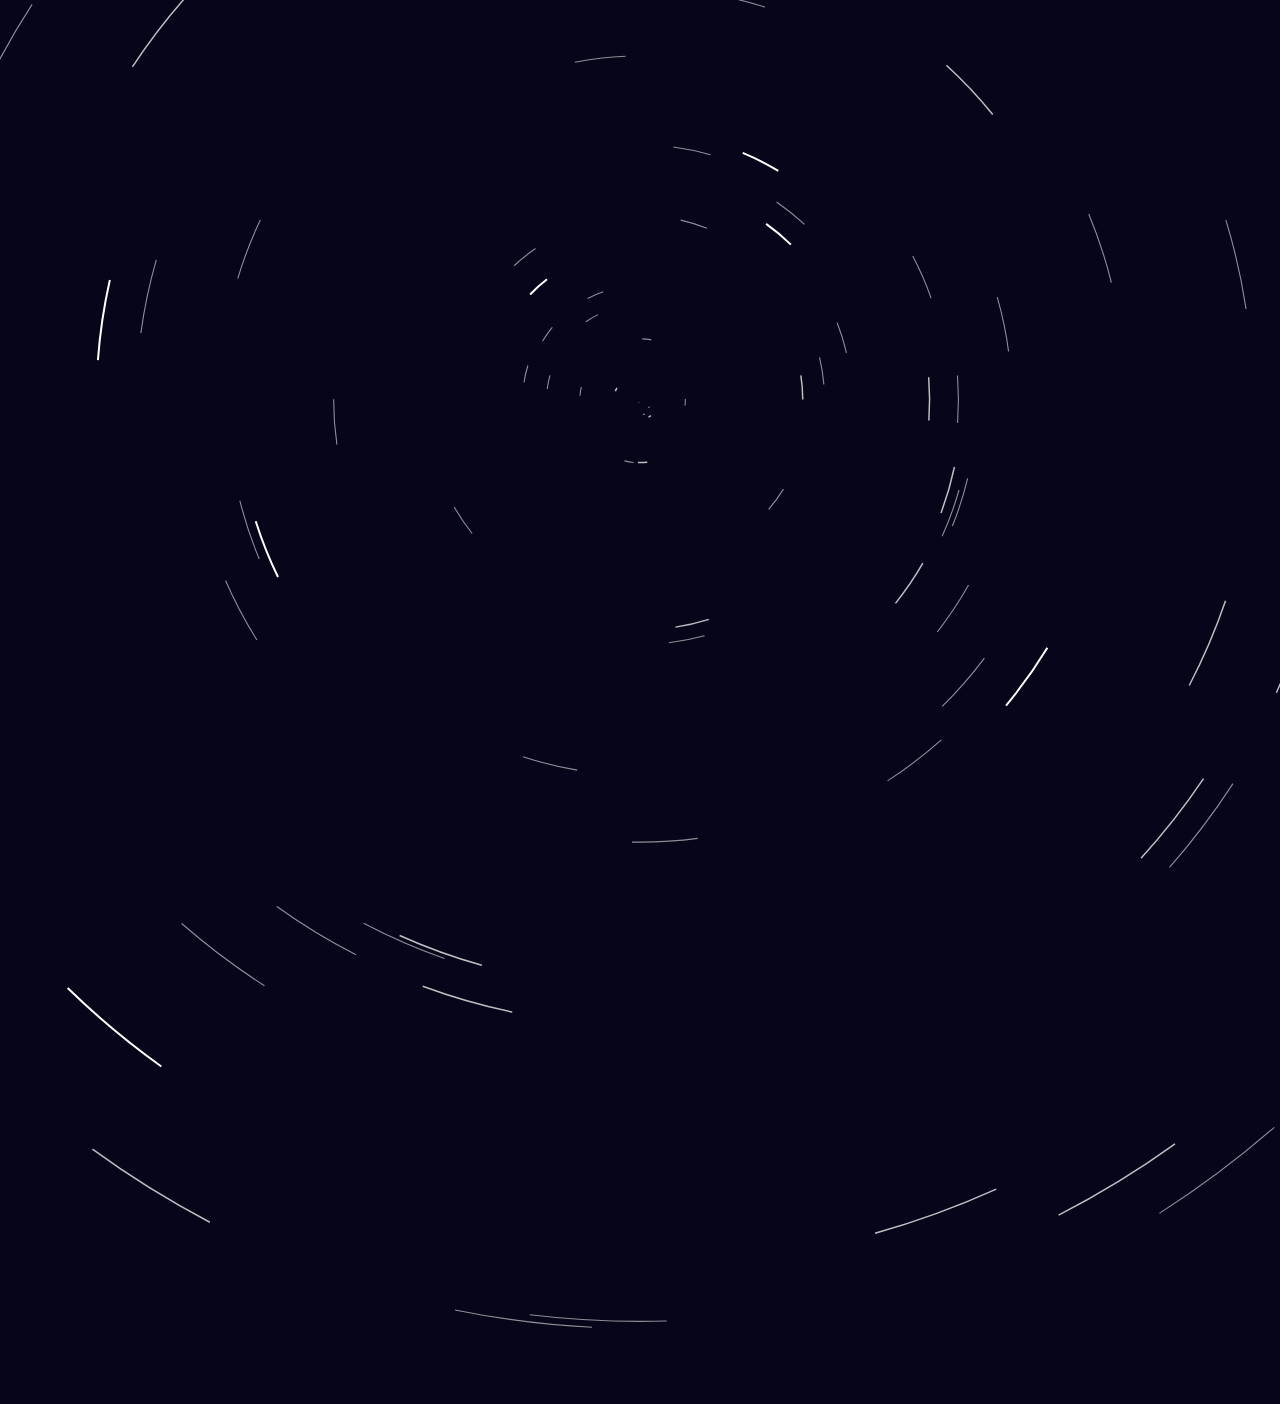
<file: star/index.html>
<!DOCTYPE html>
<!--[if lt IE 7]>
  <html class="no-js lt-ie9 lt-ie8 lt-ie7" lang="en"> <![endif]-->
<!--[if IE 7]>
  <html class="no-js lt-ie9 lt-ie8" lang="en"> <![endif]-->
<!--[if IE 8]>
  <html class="no-js lt-ie9" lang="en"> <![endif]-->
<!--[if gt IE 8]>
  <!-->
<html class="no-js" lang="en">
<!--<![endif]-->

<head>
    <meta charset="utf-8">
    <meta http-equiv="X-UA-Compatible" content="IE=edge,chrome=1">
    <title>星軌</title>
    <meta name="viewport" content="width=device-width">
    <link rel="stylesheet" href="styles.css">
</head>

<body>
    <!--[if lt IE 7]><p class=chromeframe>Your browser is <em>ancient!</em> <a href="http://browsehappy.com/">Upgrade to a different browser</a> or <a href="http://www.google.com/chromeframe/?redirect=true">install Google Chrome Frame</a> to experience this site.</p><![endif]-->
    <div id="holder"></div>
    <script type="text/javascript" src="raphael.js"></script>
    <script type="text/javascript" src="scripts.js"></script>
</body>

</html>
</file>
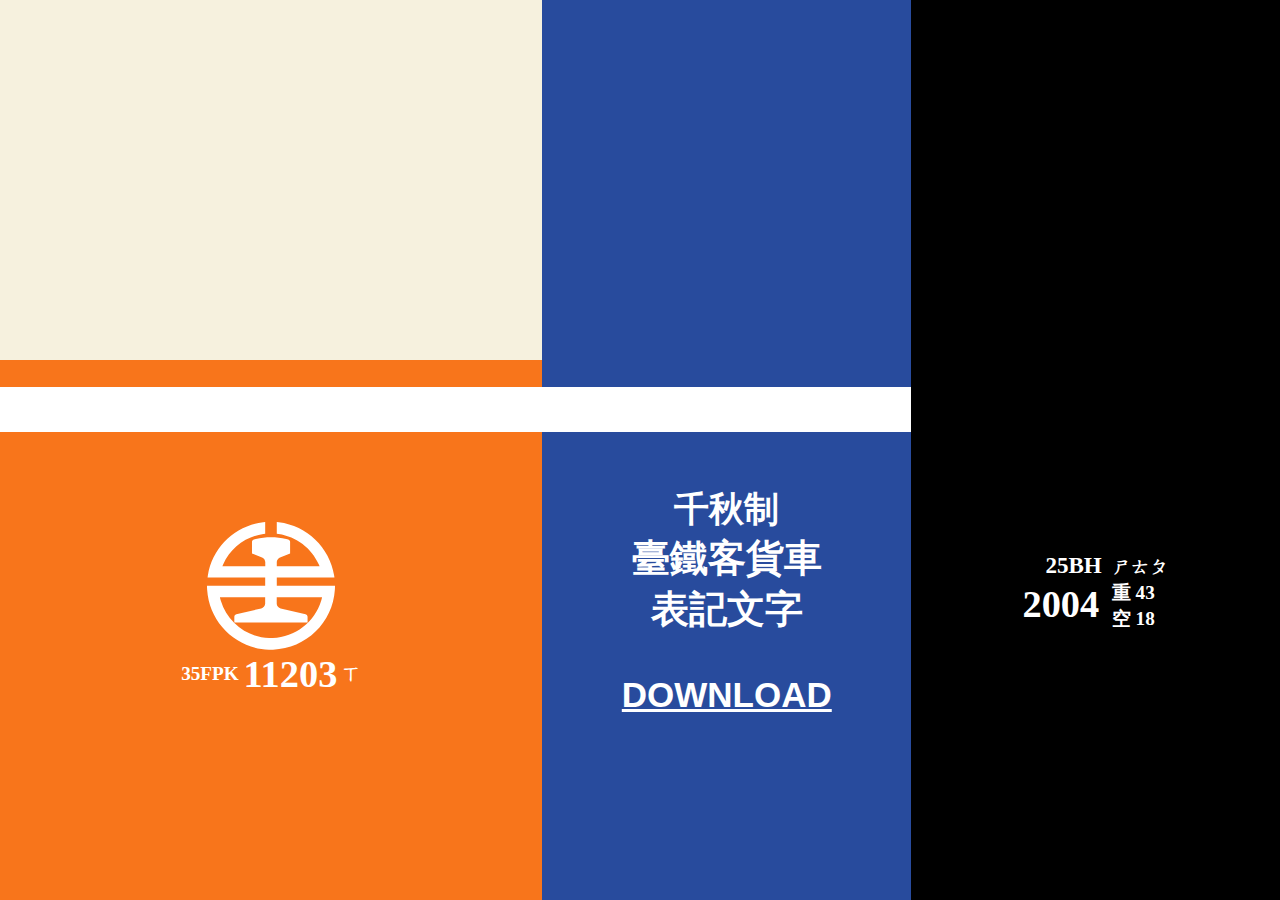
<file: akitra.html>
<!DOCTYPE html>
<html>

<head>
    <title>AkiTRA Font</title>
    <meta name="viewport" content="width=device-width, initial-scale=1">
    <meta charset="utf-8">
    <meta http-equiv="x-ua-compatible" content="ie=edge">
    <meta name="author" content="千秋">
    <meta name="copyright" content="八雲 千秋">
</head>

<body>
    <header>
        <div class="landing landing1">
            <div id="up">
            </div>
            <div id="down">
            </div>
            <div style="margin:10vh 0 10vh 0;text-align: center;">
                <svg version="1.1" id="圖層_1" xmlns="http://www.w3.org/2000/svg" xmlns:xlink="http://www.w3.org/1999/xlink" x="20px" y="0px" width="10vw" viewBox="0 0 461.5 460.5" enable-background="new 0 0 461.5 460.5" xml:space="preserve">
       <g>
           <g>
               <path fill="#fff" d="M251.6,199.9h207.9l-1.1-7.3C441.9,91.5,360.7,13.3,259,0.8L251.6,0v42.1l6.7,0.8
                   c64,9.4,118.7,51,145,110.1l2.6,6.2H251.6V145l0.1-2c0.6-6,4.5-11.6,9.8-14.4l1.9-0.8l36.2-14.2V72.1l-0.1-1.5
                   c-0.4-3-2.6-5.8-5.3-7l-1.4-0.5l-7.1-1.9c-36-8.7-73.6-8.8-109.6,0l-7.1,1.9l-1.4,0.5c-2.8,1.2-4.9,4-5.3,7l-0.1,1.5v41.5
                   l36.2,14.2l1.8,0.8c6,3.1,10,9.7,9.9,16.4v14.2H55.5l2.6-6.2c26.3-59.2,80.9-100.6,145-110.1l6.7-0.8V0l-7.3,0.8
                   C100.9,13.3,19.5,91.5,3.1,192.6L2,199.9h207.8v29.9H0l0.1,7.4l0.4,7.4c7.9,118.8,103.9,211.8,222.9,215.8l7.4,0.1l7.4-0.1
                   c118.9-4,215.1-97,222.8-215.8l0.4-7.4l0.1-7.4H251.6V199.9z M415,271.4l-1.6,6.5l-1.8,6.4c-23.3,77.3-93.5,131.4-174.2,134.2
                   l-6.7,0.1l-6.7-0.1c-80.7-2.8-150.8-56.8-174.1-134.2l-1.9-6.4l-1.6-6.5h163.3v22.1l-0.1,2c-1,7.8-6.4,14-14.1,16l-89.8,21.5
                   l-1.3,0.4c-3.1,1.2-5.3,4-5.8,7.3l-0.1,1.4v20.2h264.1v-20.2l-0.1-1.4c-0.4-3.2-2.7-6.2-5.8-7.3l-1.3-0.4l-89.8-21.5l-2-0.6
                   c-6.6-2.3-11.4-8.4-12.1-15.4l-0.1-2v-22.1H415z"/>
           </g>
       </g>
       </svg>
                <h3>
                    <span class="small">35FPK </span>11203<span class="small"> ㄒ</span>
                </h3>
            </div>
        </div>
        <div class="landing landing2">
            <div style="height:43vh;">

            </div>
            <div id="down2">
            </div>
            <h2 style="margin:6vh;">
                千秋制<br><span style="font-family:sans-serif;font-size:3vw;">臺鐵客貨車<br>表記文字</span>
                <br><br>
                <a id="dl" href="http://akira.eu.org/assets/AkiTRA-Regular.otf" download="AkiTRA-Regular.otf" class="button">
                    <span>DOWNLOAD</span>
                </a>
            </h2>

        </div>
        <div class="landing landing3">
            <div style="margin-top:30vh;display:flex;">
                <h3><span style="font-size: 1.8vw;line-height:1.8vw;">　25BH</span><br>2004</h3>
                <h3 class="small" style="margin-top:1.3vw;">ㄕㄊㄆ<br>重 43<br>空 18</h3>
            </div>
        </div>
    </header>

</body>
<style>
    @font-face {
        font-family: akitra;
        src: url(https://akira.eu.org/assets/AkiTRA-Regular.woff2) format('woff2'), url(https://akira.eu.org/assets/AkiTRA-Regular.woff2) format('woff');
    }
    
    body {
        background-color: #d8cbb8;
        font-size: 10px;
        margin: 0px;
    }
    
    header {
        display: flex;
        width: 100%;
        height: 100vh;
    }
    
    h2 {
        font-family: akitra, sans-serif;
        position: relative;
        font-size: 3.5em;
        margin: 0 auto;
        text-transform: uppercase;
        font-weight: 900;
        text-align: center;
        color: white;
    }
    
    h3 {
        font-family: akitra;
        position: relative;
        margin: 0 5px;
        text-transform: uppercase;
        font-weight: 900;
        font-size: 3vw;
        color: white;
    }
    
    .small {
        font-size: 1.5vw;
        vertical-align: 30%;
    }
    
    a {
        color: white;
    }
    
    .landing {
        display: flex;
        transition: 500ms all ease-in-out;
        z-index: 1;
        height: 100%;
        align-content: center;
        align-items: center;
    }
    
    .landing1 {
        flex-basis: 34%;
        background: rgb(248, 117, 27);
        flex-direction: column;
    }
    
    #up {
        background-color: rgb(246, 241, 222);
        position: relative;
        height: 40vh;
        width: 100%;
        align-self: baseline;
    }
    
    #down {
        background-color: white;
        margin-top: 3vh;
        position: relative;
        height: 5vh;
        width: 100%;
        align-self: baseline;
    }
    
    .landing1:hover {
        flex-basis: 50%;
        color: #fff;
        z-index: 500;
    }
    
    .landing2 {
        flex-basis: 34%;
        background: rgb(40, 75, 157);
        flex-direction: column;
    }
    
    #down2 {
        background-color: white;
        height: 5vh;
        width: 100%;
        align-self: baseline;
        overflow: hidden;
    }
    
    .landing2:hover {
        flex-basis: 50%;
        color: #fff;
    }
    
    .landing3 {
        flex-basis: 34%;
        background: black;
        color: #fff;
        justify-content: center;
    }
    
    .landing3:hover {
        flex-basis: 50%;
        color: #fff;
        z-index: 500;
        justify-content: center;
    }
</style>

</html>
</file>
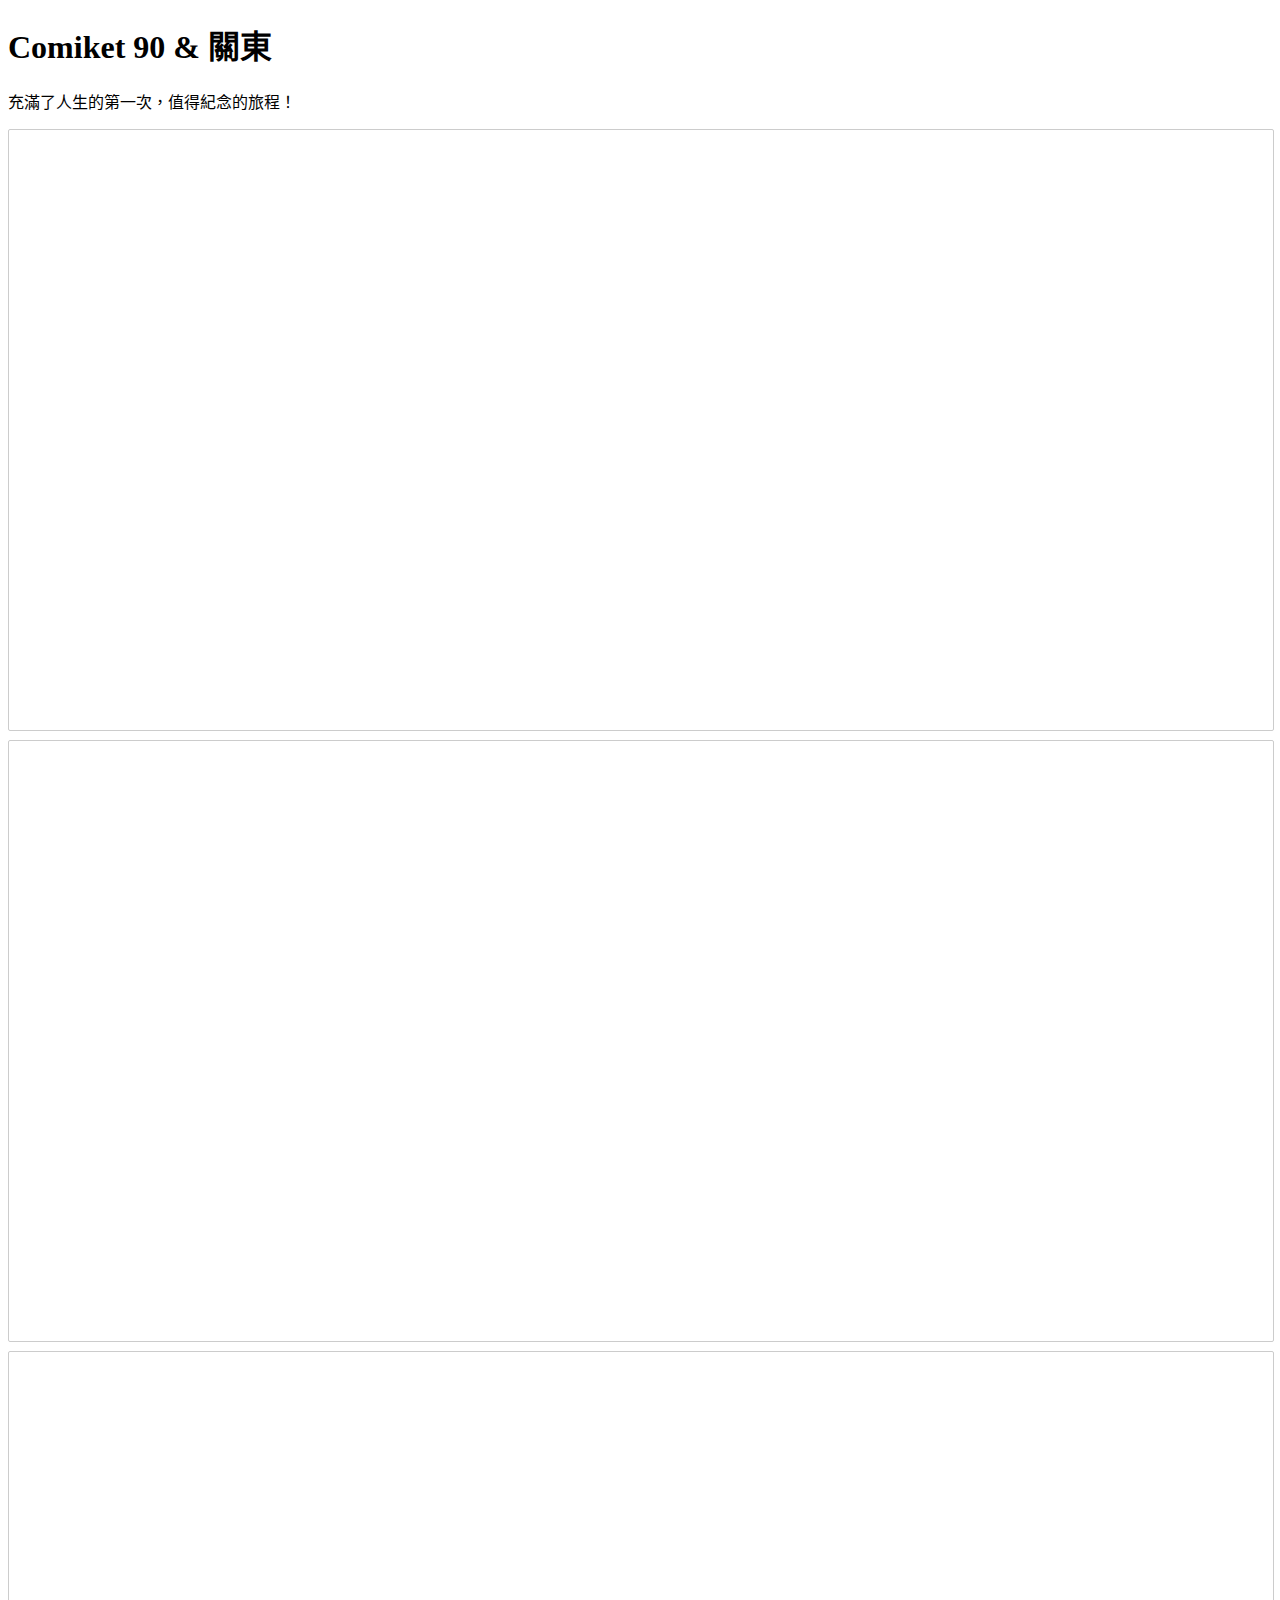
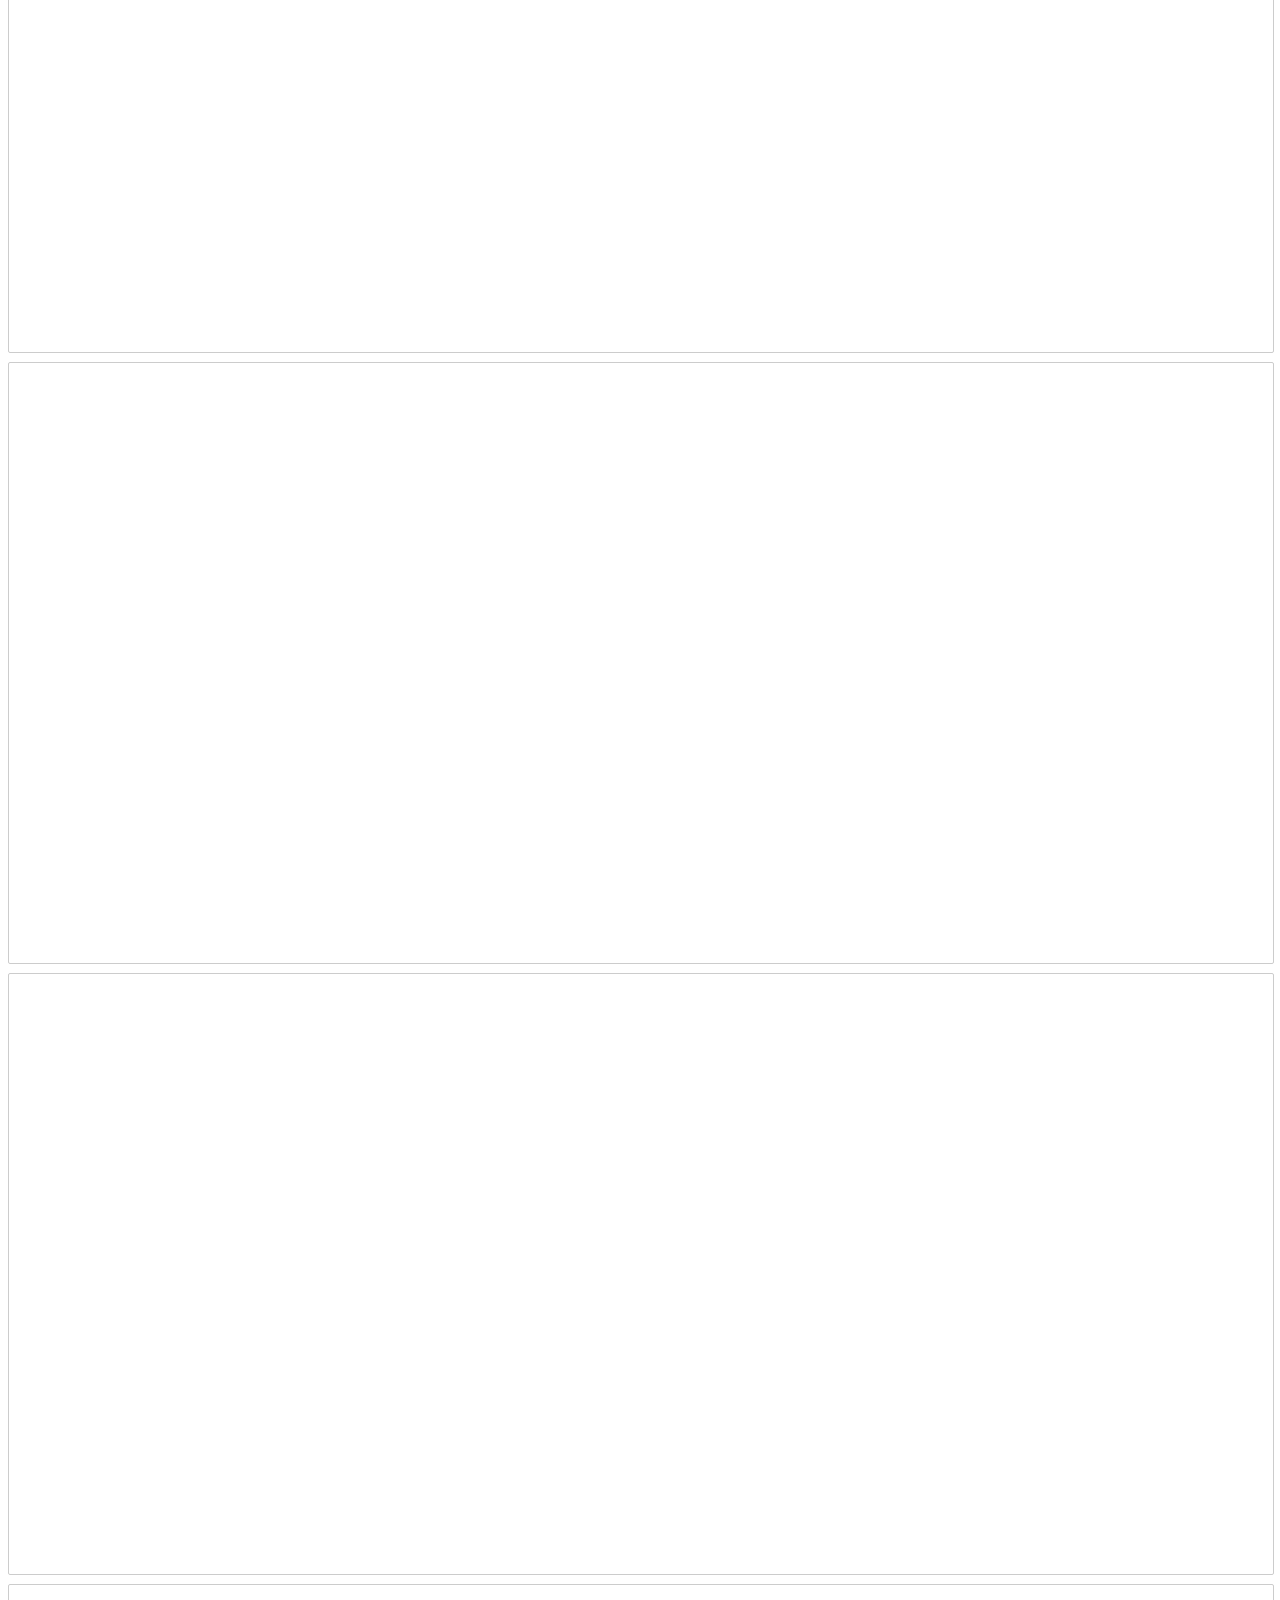
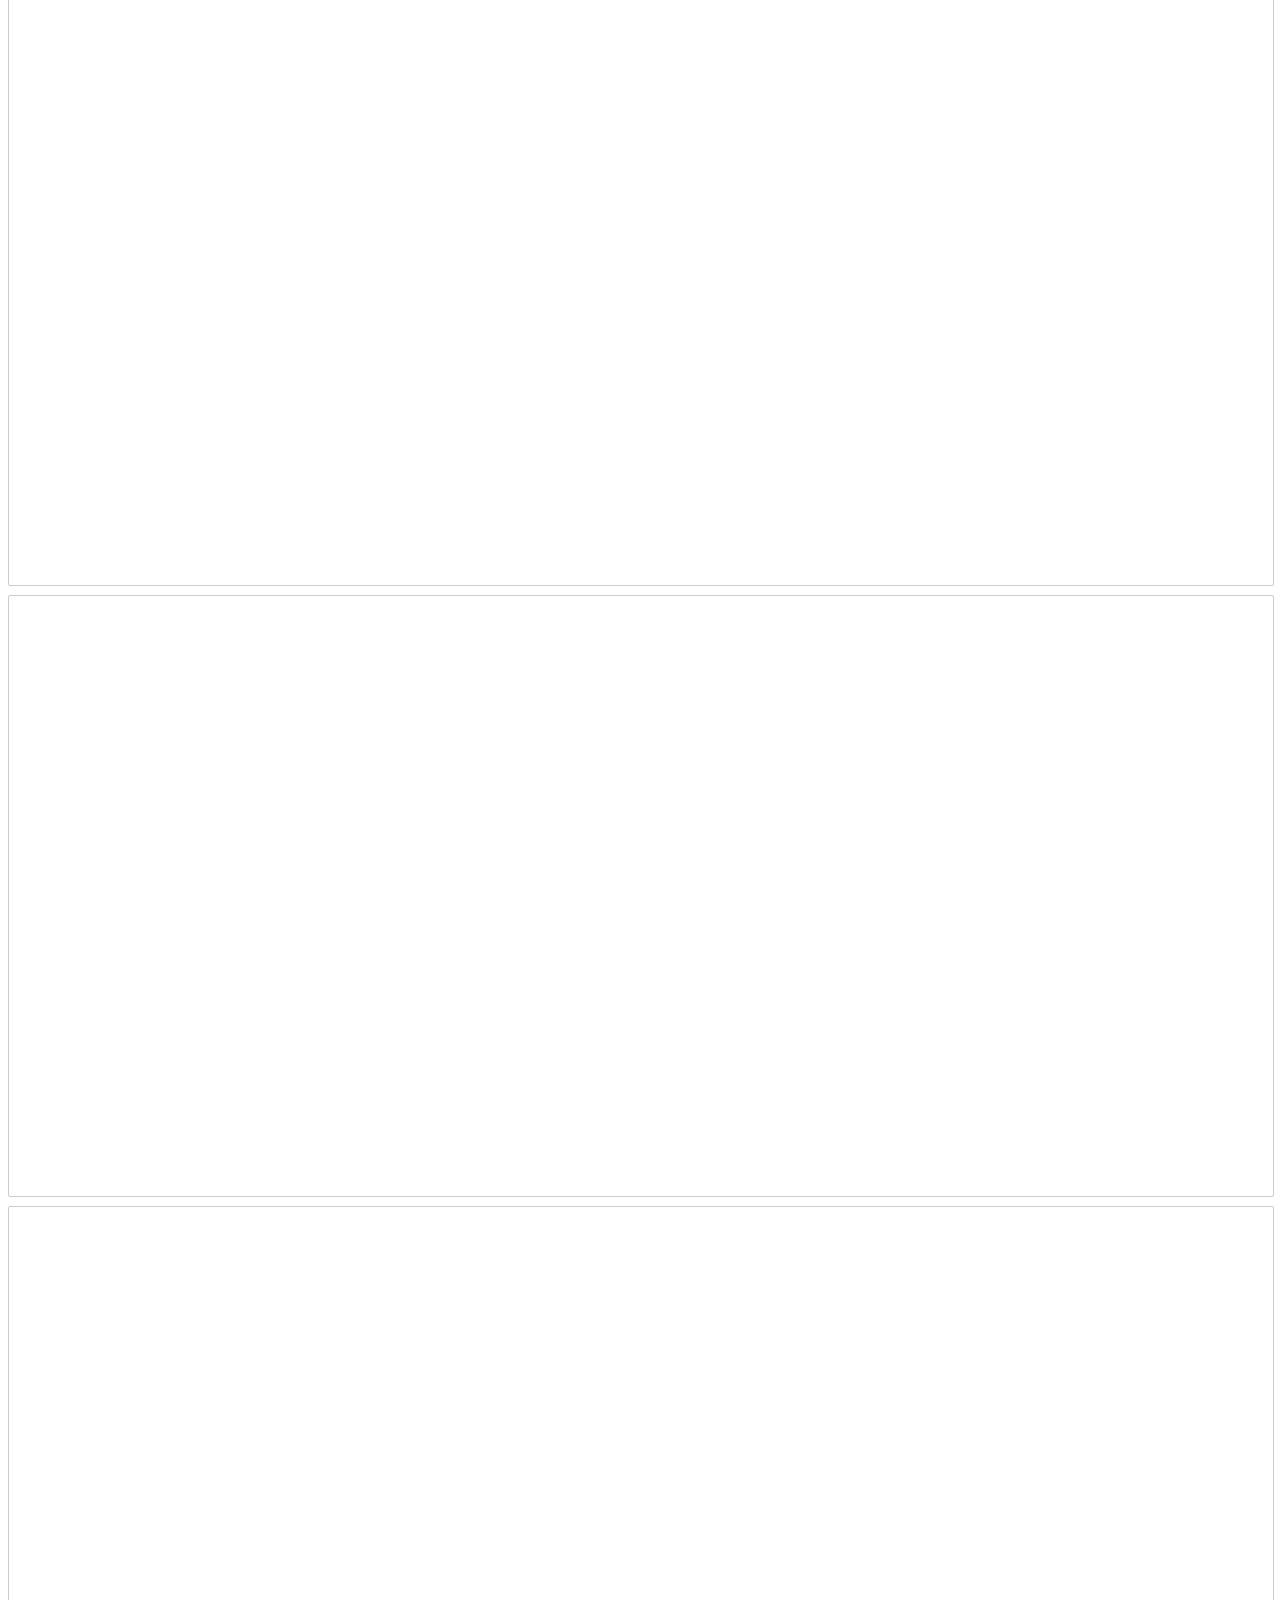
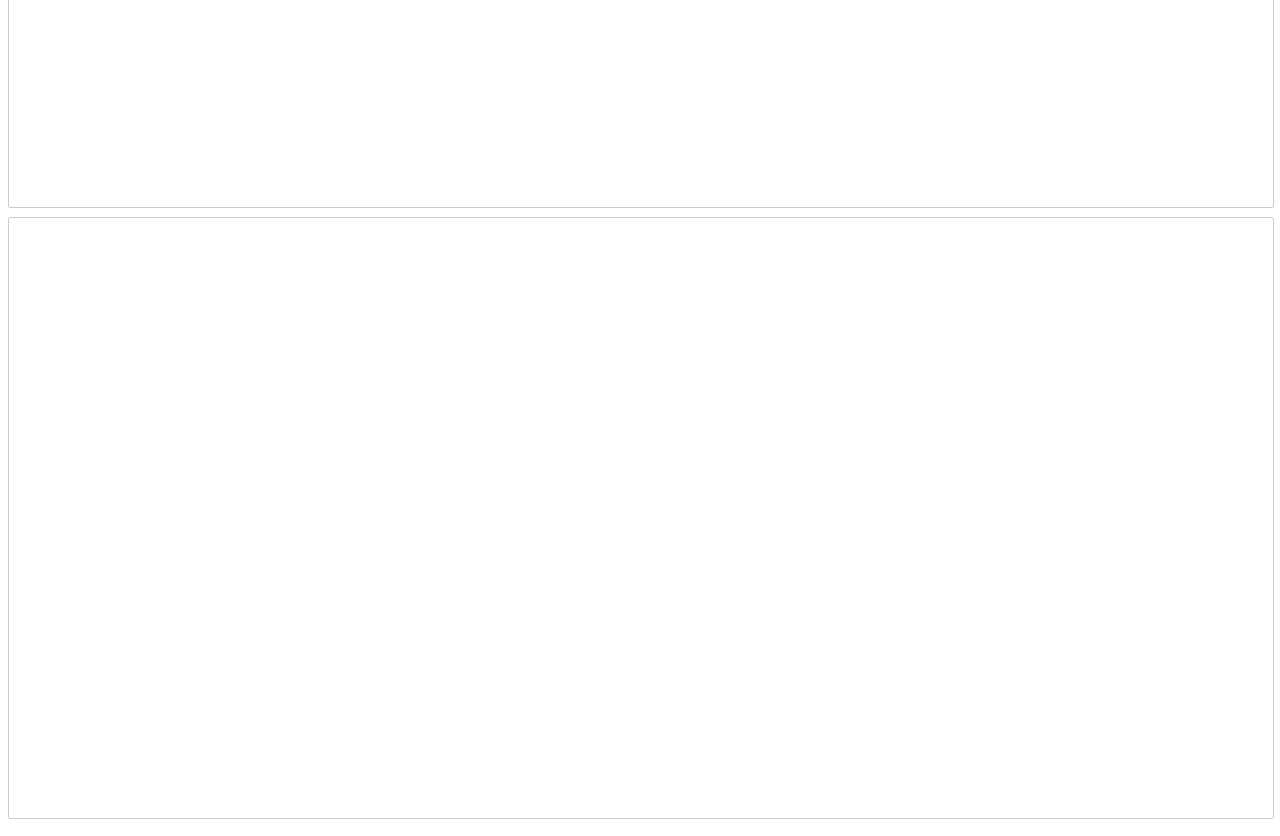
<file: C90.html>
<!DOCTYPE HTML>
<html lang="zh-tw">

    <head>
        <meta charset="utf-8">
        <title>COMIKET 90 & 關東</title>

        <!-- Facebook Open Graph Meta Tags -->
        <meta property="og:title" content="Comiket 90 & 關東">
        <meta property="og:type" content="website">
        <meta property="og:url" content="https://aki02.exposure.co/c90-d1">
        <meta property="og:image" content="https://exposure.imgix.net/production/posts/191773/cover-photo/cover-1471838849.jpg?fit=crop&amp;w=1200&amp;h=630&amp;q=58&amp;fm=pjpg&amp;auto=format&amp;crop=faces">
        <meta property="og:site_name" content="Aki@Exposure">
        <meta property="og:description" content="充滿了人生的第一次，值得紀念的旅程！">
    </head>

    <body>
    <!--[if lt IE 9]>
      <div class="page-warning">
        <div class="content">這些遊記使用Exposure製作，只支援 Internet Explorer 9 或更高。 Sorry!</div>
      </div>
    <![endif]-->

        <!-- Header -->
        <header>
            <h1>Comiket 90 & 關東</h1>
            <p>充滿了人生的第一次，值得紀念的旅程！<br>
</p>
        </header>

        <iframe 
            src="https://aki02.exposure.co/c90-d1/embed/cover?embed=true" 
            style="width:100%;
                height:600px;
                margin-bottom:5px;
                border:solid 1px #ccc;
                border-radius:2px;">
        </iframe>
        <iframe 
            src="https://aki02.exposure.co/c90-d2/embed/cover?embed=true" 
            style="width:100%;
                height:600px;
                margin-bottom:5px;
                border:solid 1px #ccc;
                border-radius:2px;">
        </iframe>
        <iframe 
            src="https://aki02.exposure.co/c90-d3/embed/cover?embed=true" 
            style="width:100%;
                height:600px;
                margin-bottom:5px;
                border:solid 1px #ccc;
                border-radius:2px;">
        </iframe>
        <iframe 
            src="https://aki12.exposure.co/c90-d4/embed/cover?embed=true" 
            style="width:100%;
                height:600px;
                margin-bottom:5px;
                border:solid 1px #ccc;
                border-radius:2px;">
        </iframe>
        <iframe 
            src="https://aki12.exposure.co/c90-d5/embed/cover?embed=true" 
            style="width:100%;
                height:600px;
                margin-bottom:5px;
                border:solid 1px #ccc;
                border-radius:2px;">
        </iframe>
        <iframe 
            src="https://aki12.exposure.co/c90-d6/embed/cover?embed=true" 
            style="width:100%;
                height:600px;
                margin-bottom:5px;
                border:solid 1px #ccc;
                border-radius:2px;">
        </iframe>
        <iframe 
            src="https://aki22.exposure.co/c90-d7/embed/cover?embed=true" 
            style="width:100%;
                height:600px;
                margin-bottom:5px;
                border:solid 1px #ccc;
                border-radius:2px;">
        </iframe>
        <iframe 
            src="https://aki22.exposure.co/c90-d8/embed/cover?embed=true" 
            style="width:100%;
                height:600px;
                margin-bottom:5px;
                border:solid 1px #ccc;
                border-radius:2px;">
        </iframe>
        <iframe 
            src="https://aki22.exposure.co/c90-d9/embed/cover?embed=true" 
            style="width:100%;
                height:600px;
                margin-bottom:5px;
                border:solid 1px #ccc;
                border-radius:2px;">
        </iframe>
</html>
</file>
<file: star/styles.css>
* {
	margin: 0px;
	padding: 0px;
}
#holder {
	background-color: rgb(6,5,25);
}
</file>
